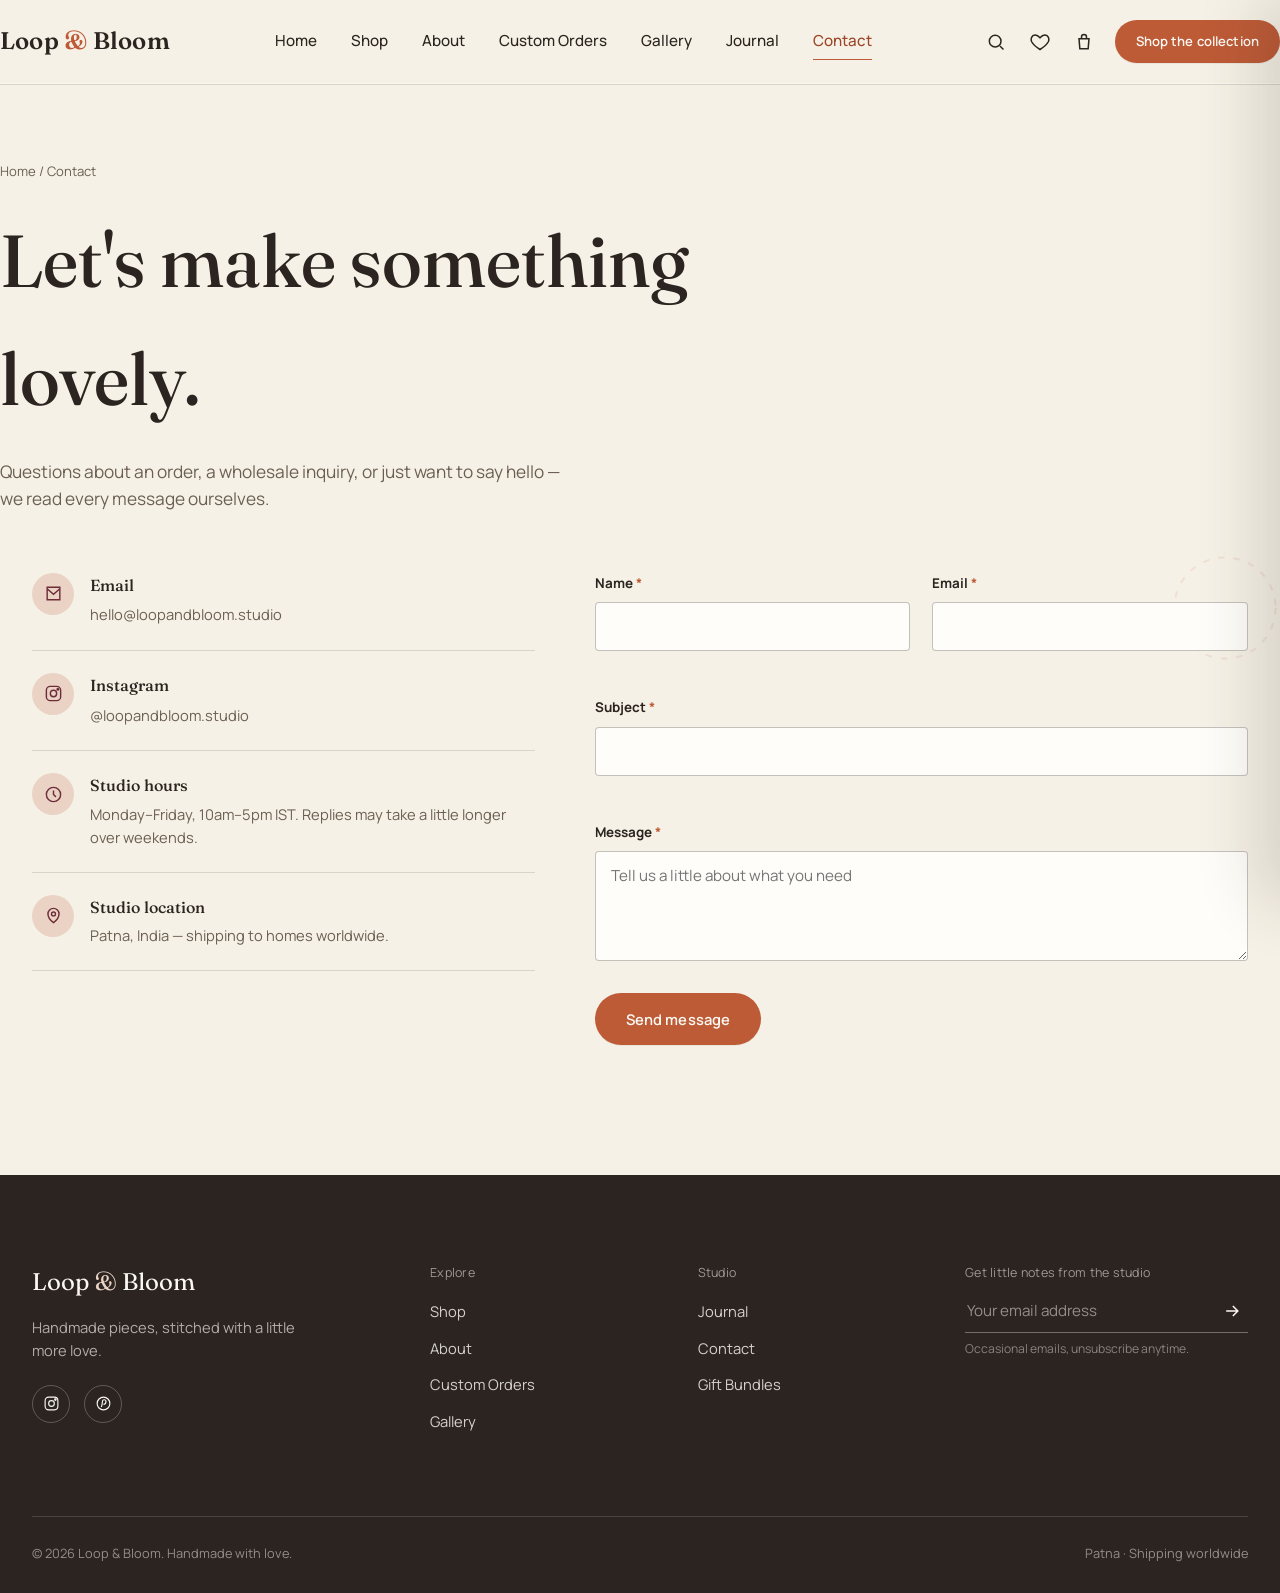
<file: contact.html>
<!DOCTYPE html>
<html lang="en">
<head>
<meta charset="UTF-8">
<meta name="viewport" content="width=device-width, initial-scale=1.0">
<title>Contact — Loop &amp; Bloom</title>
<meta name="description" content="Get in touch with the Loop & Bloom studio for questions, orders, or collaborations.">
<meta property="og:title" content="Contact — Loop & Bloom">
<meta property="og:type" content="website">
<link rel="icon" href="data:image/svg+xml,<svg xmlns=%22http://www.w3.org/2000/svg%22 viewBox=%220 0 100 100%22><text y=%22.9em%22 font-size=%2290%22>🧶</text></svg>">
<link rel="stylesheet" href="css/style.css">
</head>
<body>
<a href="#main" class="skip-link">Skip to content</a>

<header class="site-header" id="siteHeader">
  <div class="container nav-wrap">
    <a href="index.html" class="logo">Loop <span>&amp;</span> Bloom</a>
    <nav class="nav-links" aria-label="Primary">
      <a href="index.html">Home</a>
      <a href="shop.html">Shop</a>
      <a href="about.html">About</a>
      <a href="custom-orders.html">Custom Orders</a>
      <a href="gallery.html">Gallery</a>
      <a href="journal.html">Journal</a>
      <a href="contact.html">Contact</a>
    </nav>
    <div class="nav-actions">
      <button class="icon-btn" id="searchToggleBtn" aria-label="Toggle search">
        <svg viewBox="0 0 24 24" fill="none" stroke="currentColor" stroke-width="1.8"><circle cx="11" cy="11" r="7"/><path d="M21 21l-4.3-4.3"/></svg>
      </button>
      <a href="gallery.html" class="icon-btn" aria-label="Wishlist" style="position:relative;">
        <svg viewBox="0 0 24 24" fill="none" stroke="currentColor" stroke-width="1.8"><path d="M12 21s-7.5-4.6-10-9.3C.5 8 2 4 6 3.6c2.3-.2 4 1 6 3.4 2-2.4 3.7-3.6 6-3.4 4 .4 5.5 4.4 4 8.1-2.5 4.7-10 9.3-10 9.3z"/></svg>
        <span class="count-badge" data-wishlist-count>0</span>
      </a>
      <button class="icon-btn" id="cartToggleBtn" aria-label="Open cart" style="position:relative;">
        <svg viewBox="0 0 24 24" fill="none" stroke="currentColor" stroke-width="1.8"><path d="M6 8h12l-1 12H7L6 8z"/><path d="M9 8V6a3 3 0 016 0v2"/></svg>
        <span class="count-badge" data-cart-count>0</span>
      </button>
      <a href="shop.html" class="btn btn-primary btn-sm nav-cta">Shop the collection</a>
      <button class="hamburger" id="hamburgerBtn" aria-label="Open menu"><span></span><span></span><span></span></button>
    </div>
  </div>
  <div class="search-panel" id="searchPanel">
    <div class="container search-panel-inner">
      <svg width="20" height="20" viewBox="0 0 24 24" fill="none" stroke="currentColor" stroke-width="1.8"><circle cx="11" cy="11" r="7"/><path d="M21 21l-4.3-4.3"/></svg>
      <form id="searchForm" style="flex:1;">
        <input type="text" id="searchInput" placeholder="Search bouquets, plushies, keychains…" aria-label="Search products">
      </form>
    </div>
  </div>
</header>

<div class="mobile-nav" id="mobileNav">
  <div class="mobile-nav-top">
    <span class="logo">Loop <span>&amp;</span> Bloom</span>
    <button class="icon-btn" id="mobileNavClose" aria-label="Close menu">
      <svg viewBox="0 0 24 24" fill="none" stroke="currentColor" stroke-width="1.8"><path d="M6 6l12 12M18 6L6 18"/></svg>
    </button>
  </div>
  <ul class="mobile-nav-links">
    <li><a href="index.html">Home</a></li>
    <li><a href="shop.html">Shop</a></li>
    <li><a href="about.html">About</a></li>
    <li><a href="custom-orders.html">Custom Orders</a></li>
    <li><a href="gallery.html">Gallery</a></li>
    <li><a href="journal.html">Journal</a></li>
    <li><a href="contact.html">Contact</a></li>
  </ul>
  <div class="mobile-nav-foot">
    <a href="shop.html" class="btn btn-primary btn-block">Shop the collection</a>
  </div>
</div>

<div class="overlay" id="cartOverlay"></div>
<aside class="cart-drawer" id="cartDrawer" aria-label="Shopping cart">
  <div class="cart-head">
    <h3>Your bag</h3>
    <button class="icon-btn" id="cartCloseBtn" aria-label="Close cart">
      <svg viewBox="0 0 24 24" fill="none" stroke="currentColor" stroke-width="1.8"><path d="M6 6l12 12M18 6L6 18"/></svg>
    </button>
  </div>
  <div class="cart-items" id="cartItems"></div>
  <div class="cart-foot" id="cartFoot">
    <div class="cart-subtotal"><span>Subtotal</span><span id="cartSubtotal">$0.00</span></div>
    <a href="shop.html" class="btn btn-primary btn-block">Continue to checkout</a>
    <p style="text-align:center; margin-top:12px; font-size:0.78rem; color:var(--text-soft);">Shipping and any taxes calculated at checkout.</p>
  </div>
</aside>

<main id="main">
  <section class="page-hero container">
    <div class="breadcrumb"><a href="index.html">Home</a> / Contact</div>
    <h1 class="reveal">Let's make something lovely.</h1>
    <p class="reveal">Questions about an order, a wholesale inquiry, or just want to say hello — we read every message ourselves.</p>
  </section>

  <section class="container" style="padding-bottom:130px; position:relative;">
    <svg class="decorative-yarn-corner" style="top:-20px; right:0; width:110px;" viewBox="0 0 100 100"><circle cx="50" cy="50" r="46" fill="none" stroke="#EAD3C4" stroke-width="2" stroke-dasharray="6 8"/></svg>
    <div class="contact-grid">
      <div class="reveal">
        <div class="contact-info-item">
          <div class="contact-icon"><svg viewBox="0 0 24 24" fill="none" stroke="currentColor" stroke-width="1.8"><path d="M4 4h16v16H4z"/><path d="M4 6l8 7 8-7"/></svg></div>
          <div>
            <h4>Email</h4>
            <a href="mailto:hello@loopandbloom.studio">hello@loopandbloom.studio</a>
          </div>
        </div>
        <div class="contact-info-item">
          <div class="contact-icon"><svg viewBox="0 0 24 24" fill="none" stroke="currentColor" stroke-width="1.8"><rect x="3" y="3" width="18" height="18" rx="5"/><circle cx="12" cy="12" r="4"/><circle cx="17.5" cy="6.5" r="1"/></svg></div>
          <div>
            <h4>Instagram</h4>
            <a href="#">@loopandbloom.studio</a>
          </div>
        </div>
        <div class="contact-info-item">
          <div class="contact-icon"><svg viewBox="0 0 24 24" fill="none" stroke="currentColor" stroke-width="1.8"><circle cx="12" cy="12" r="9"/><path d="M12 7v5l3 3"/></svg></div>
          <div>
            <h4>Studio hours</h4>
            <p>Monday–Friday, 10am–5pm IST. Replies may take a little longer over weekends.</p>
          </div>
        </div>
        <div class="contact-info-item">
          <div class="contact-icon"><svg viewBox="0 0 24 24" fill="none" stroke="currentColor" stroke-width="1.8"><path d="M12 21s-7-5.3-7-11a7 7 0 1114 0c0 5.7-7 11-7 11z"/><circle cx="12" cy="10" r="2.5"/></svg></div>
          <div>
            <h4>Studio location</h4>
            <p>Patna, India — shipping to homes worldwide.</p>
          </div>
        </div>
      </div>

      <div class="reveal">
        <form id="contactForm" novalidate>
          <div class="form-grid">
            <div class="form-field">
              <label for="ctName">Name <span class="required">*</span></label>
              <input type="text" id="ctName" name="name" required>
              <span class="field-error"></span>
            </div>
            <div class="form-field">
              <label for="ctEmail">Email <span class="required">*</span></label>
              <input type="email" id="ctEmail" name="email" required>
              <span class="field-error"></span>
            </div>
            <div class="form-field full">
              <label for="ctSubject">Subject <span class="required">*</span></label>
              <input type="text" id="ctSubject" name="subject" required>
              <span class="field-error"></span>
            </div>
            <div class="form-field full">
              <label for="ctMessage">Message <span class="required">*</span></label>
              <textarea id="ctMessage" name="message" required placeholder="Tell us a little about what you need"></textarea>
              <span class="field-error"></span>
            </div>
          </div>
          <div class="form-submit-row">
            <button type="submit" class="btn btn-primary">Send message</button>
          </div>
        </form>

        <div class="form-success" id="contactSuccess">
          <svg viewBox="0 0 24 24" fill="none" stroke="currentColor" stroke-width="2"><path d="M20 6L9 17l-5-5"/></svg>
          <h3>Message sent.</h3>
          <p>Thank you for reaching out — we'll get back to you within 1–2 business days.</p>
        </div>
      </div>
    </div>
  </section>
</main>

<footer class="site-footer">
  <div class="container">
    <div class="footer-grid">
      <div>
        <div class="footer-logo">Loop <span>&amp;</span> Bloom</div>
        <p class="footer-tagline">Handmade pieces, stitched with a little more love.</p>
        <div class="footer-social" style="margin-top:22px;">
          <a href="#" aria-label="Loop & Bloom on Instagram"><svg viewBox="0 0 24 24" fill="none" stroke="currentColor" stroke-width="1.6"><rect x="3" y="3" width="18" height="18" rx="5"/><circle cx="12" cy="12" r="4"/><circle cx="17.5" cy="6.5" r="1"/></svg></a>
          <a href="#" aria-label="Loop & Bloom on Pinterest"><svg viewBox="0 0 24 24" fill="none" stroke="currentColor" stroke-width="1.6"><circle cx="12" cy="12" r="9"/><path d="M9 17c1-3 1.5-6 1.5-8a2.5 2.5 0 015 .3c0 2-1.5 4-3.5 4"/></svg></a>
        </div>
      </div>
      <div>
        <div class="footer-heading">Explore</div>
        <ul class="footer-links">
          <li><a href="shop.html">Shop</a></li>
          <li><a href="about.html">About</a></li>
          <li><a href="custom-orders.html">Custom Orders</a></li>
          <li><a href="gallery.html">Gallery</a></li>
        </ul>
      </div>
      <div>
        <div class="footer-heading">Studio</div>
        <ul class="footer-links">
          <li><a href="journal.html">Journal</a></li>
          <li><a href="contact.html">Contact</a></li>
          <li><a href="shop.html?category=Gifts">Gift Bundles</a></li>
        </ul>
      </div>
      <div>
        <div class="footer-heading">Get little notes from the studio</div>
        <form class="newsletter-form">
          <input type="email" placeholder="Your email address" aria-label="Email address">
          <button type="submit" aria-label="Subscribe"><svg viewBox="0 0 24 24" fill="none" stroke="currentColor" stroke-width="1.8"><path d="M5 12h14M13 6l6 6-6 6"/></svg></button>
        </form>
        <p class="footer-note">Occasional emails, unsubscribe anytime.</p>
      </div>
    </div>
    <div class="footer-bottom">
      <span>© <span data-year></span> Loop &amp; Bloom. Handmade with love.</span>
      <span>Patna · Shipping worldwide</span>
    </div>
  </div>
</footer>

<script src="js/data.js"></script>
<script src="js/main.js"></script>
<script src="js/forms.js"></script>
</body>
</html>
</file>
<file: css/style.css>
/* =====================================================
   LOOP & BLOOM — stylesheet
   Warm editorial crochet brand. Fraunces + Manrope + Caveat.
   ===================================================== */

@import url('https://fonts.googleapis.com/css2?family=Fraunces:ital,opsz,wght@0,9..144,300;0,9..144,400;0,9..144,500;0,9..144,600;0,9..144,700;1,9..144,400;1,9..144,500&family=Manrope:wght@400;500;600;700;800&family=Caveat:wght@500;600&display=swap');

:root {
  /* --- color tokens --- */
  --cream:      #F6F1E6;
  --ivory:      #FBF8F2;
  --blush:      #EAD3C4;
  --terracotta: #BE5B37;
  --terracotta-dark: #9C4527;
  --berry:      #6E2C3B;
  --berry-dark: #531F2C;
  --sage:       #7C8967;
  --sage-dark:  #5F6B4C;
  --brown:      #4A3423;
  --charcoal:   #2B2420;
  --paper:      #FFFDF9;

  /* semantic */
  --bg: var(--cream);
  --text: var(--charcoal);
  --text-soft: #6b5f52;
  --line: rgba(43, 36, 32, 0.14);
  --line-strong: rgba(43, 36, 32, 0.28);

  --font-display: 'Fraunces', serif;
  --font-body: 'Manrope', sans-serif;
  --font-accent: 'Caveat', cursive;

  --container: 1320px;
  --radius-s: 4px;
  --radius-m: 10px;
  --ease: cubic-bezier(.22,.61,.36,1);
}

* { box-sizing: border-box; }
html { scroll-behavior: smooth; }

@media (prefers-reduced-motion: reduce) {
  html { scroll-behavior: auto; }
  * { animation-duration: 0.001ms !important; animation-iteration-count: 1 !important; transition-duration: 0.001ms !important; scroll-behavior: auto !important; }
}

body {
  margin: 0;
  background: var(--bg);
  color: var(--text);
  font-family: var(--font-body);
  font-size: 16px;
  line-height: 1.6;
  -webkit-font-smoothing: antialiased;
  overflow-x: hidden;
}

img { max-width: 100%; display: block; }
a { color: inherit; text-decoration: none; }
button { font-family: inherit; cursor: pointer; }
ul { list-style: none; margin: 0; padding: 0; }
h1, h2, h3, h4 { font-family: var(--font-display); font-weight: 500; margin: 0; color: var(--charcoal); }
p { margin: 0; }

:focus-visible {
  outline: 2px solid var(--terracotta);
  outline-offset: 3px;
}

.container {
  width: 100%;
  max-width: var(--container);
  margin: 0 auto;
  padding: 0 32px;
}

@media (max-width: 640px) {
  .container { padding: 0 20px; }
}
@media (max-width: 380px) {
  .container { padding: 0 16px; }
}

.accent-script {
  font-family: var(--font-accent);
  color: var(--terracotta);
  font-size: 1.4em;
  font-weight: 600;
}

.visually-hidden {
  position: absolute; width: 1px; height: 1px;
  padding: 0; margin: -1px; overflow: hidden;
  clip: rect(0,0,0,0); white-space: nowrap; border: 0;
}

.skip-link {
  position: absolute; left: 12px; top: -60px;
  background: var(--charcoal); color: var(--ivory);
  padding: 10px 18px; border-radius: var(--radius-s);
  z-index: 999; transition: top .2s var(--ease);
}
.skip-link:focus { top: 12px; }

/* =============== BUTTONS =============== */
.btn {
  display: inline-flex; align-items: center; justify-content: center;
  gap: 8px;
  font-family: var(--font-body);
  font-weight: 600;
  font-size: 0.92rem;
  letter-spacing: 0.01em;
  padding: 15px 30px;
  border-radius: 999px;
  border: 1px solid transparent;
  transition: transform .35s var(--ease), background .3s var(--ease), color .3s var(--ease), border-color .3s var(--ease), box-shadow .3s var(--ease);
  white-space: nowrap;
}
.btn-primary {
  background: var(--terracotta);
  color: var(--ivory);
  box-shadow: 0 1px 0 rgba(0,0,0,0.05);
}
.btn-primary:hover { background: var(--terracotta-dark); transform: translateY(-2px); }
.btn-secondary {
  background: transparent;
  color: var(--charcoal);
  border-color: var(--line-strong);
}
.btn-secondary:hover { border-color: var(--charcoal); background: rgba(43,36,32,0.04); transform: translateY(-2px); }
.btn-light {
  background: var(--ivory);
  color: var(--charcoal);
}
.btn-light:hover { background: #fff; transform: translateY(-2px); }
.btn-berry { background: var(--berry); color: var(--ivory); }
.btn-berry:hover { background: var(--berry-dark); transform: translateY(-2px); }
.btn-block { width: 100%; }
.btn-sm { padding: 10px 20px; font-size: 0.82rem; }
.btn:disabled { opacity: 0.5; cursor: not-allowed; transform: none !important; }

.link-underline {
  position: relative;
  padding-bottom: 2px;
  background-image: linear-gradient(currentColor, currentColor);
  background-position: 0 100%;
  background-repeat: no-repeat;
  background-size: 0% 1px;
  transition: background-size .4s var(--ease);
}
.link-underline:hover { background-size: 100% 1px; }

/* =============== HEADER / NAV =============== */
.site-header {
  position: sticky; top: 0; z-index: 500;
  background: rgba(246, 241, 230, 0.88);
  backdrop-filter: blur(10px);
  border-bottom: 1px solid var(--line);
  transition: box-shadow .3s var(--ease);
}
.site-header.is-scrolled { box-shadow: 0 6px 24px rgba(43,36,32,0.06); }

.nav-wrap {
  display: flex; align-items: center; justify-content: space-between;
  padding: 20px 0;
  gap: 24px;
}

.logo {
  font-family: var(--font-display);
  font-size: 1.5rem;
  letter-spacing: 0.01em;
  font-weight: 600;
  white-space: nowrap;
}
.logo span { color: var(--terracotta); }

.nav-links {
  display: flex;
  gap: 34px;
  align-items: center;
}
.nav-links a {
  font-size: 0.95rem;
  font-weight: 500;
  color: var(--charcoal);
  position: relative;
  padding: 4px 0;
}
.nav-links a::after {
  content: ""; position: absolute; left: 0; bottom: -2px;
  height: 1px; width: 0; background: var(--terracotta);
  transition: width .3s var(--ease);
}
.nav-links a:hover::after, .nav-links a.active::after { width: 100%; }
.nav-links a.active { color: var(--terracotta-dark); }

.nav-actions {
  display: flex; align-items: center; gap: 6px;
}
.icon-btn {
  background: none; border: none; padding: 9px;
  display: flex; align-items: center; justify-content: center;
  border-radius: 50%;
  color: var(--charcoal);
  position: relative;
  transition: background .25s var(--ease), transform .25s var(--ease);
}
.icon-btn:hover { background: rgba(43,36,32,0.06); transform: translateY(-1px); }
.icon-btn svg { width: 20px; height: 20px; }
.count-badge {
  position: absolute; top: 0px; right: 0px;
  background: var(--terracotta); color: var(--ivory);
  font-size: 0.62rem; font-weight: 700;
  min-width: 16px; height: 16px; border-radius: 50%;
  display: flex; align-items: center; justify-content: center;
  line-height: 1; padding: 0 3px;
  transform: scale(0);
  transition: transform .3s var(--ease);
}
.count-badge.show { transform: scale(1); }

.nav-cta { margin-left: 6px; }

.hamburger {
  display: none;
  flex-shrink: 0;
  background: none; border: none;
  width: 40px; height: 40px;
  position: relative;
}
.hamburger span {
  position: absolute; left: 9px; right: 9px; height: 2px;
  background: var(--charcoal); border-radius: 2px;
  transition: transform .3s var(--ease), opacity .3s var(--ease), top .3s var(--ease);
}
.hamburger span:nth-child(1) { top: 14px; }
.hamburger span:nth-child(2) { top: 20px; }
.hamburger span:nth-child(3) { top: 26px; }
.hamburger.is-open span:nth-child(1) { top: 20px; transform: rotate(45deg); }
.hamburger.is-open span:nth-child(2) { opacity: 0; }
.hamburger.is-open span:nth-child(3) { top: 20px; transform: rotate(-45deg); }

/* --- responsive header: full nav on laptop/desktop (1024px+), hamburger on tablet & mobile --- */
@media (max-width: 1023px) {
  .nav-links { display: none; }
  .nav-cta { display: none; }
  .hamburger { display: block; }
  .nav-wrap { gap: 12px; }
  .nav-actions { gap: 2px; }
}
@media (max-width: 400px) {
  .logo { font-size: 1.25rem; }
  .nav-actions { gap: 0; }
  .icon-btn { padding: 7px; }
}

.search-panel {
  max-height: 0; overflow: hidden;
  border-bottom: 1px solid transparent;
  transition: max-height .4s var(--ease), border-color .4s var(--ease);
  background: var(--ivory);
}
.search-panel.is-open { max-height: 110px; border-color: var(--line); }
.search-panel-inner {
  display: flex; align-items: center; gap: 14px;
  padding: 22px 0;
}
.search-panel input {
  flex: 1; border: none; background: transparent;
  font-family: var(--font-display); font-size: 1.4rem;
  color: var(--charcoal); outline: none;
}
.search-panel input::placeholder { color: var(--text-soft); }
@media (max-width: 640px) {
  .search-panel input { font-size: 1.1rem; }
  .search-panel-inner { padding: 16px 0; gap: 10px; }
}

@media (pointer: coarse) {
  .icon-btn { padding: 11px; }
}

/* Mobile nav drawer */
.mobile-nav {
  position: fixed; inset: 0; z-index: 600;
  background: var(--ivory);
  transform: translateX(100%);
  transition: transform .45s var(--ease);
  display: flex; flex-direction: column;
  overflow-y: auto;
}
.mobile-nav.is-open { transform: translateX(0); }
.mobile-nav-top {
  display: flex; justify-content: space-between; align-items: center;
  padding: 20px; border-bottom: 1px solid var(--line);
}
.mobile-nav-links { padding: 20px; display: flex; flex-direction: column; }
.mobile-nav-links a {
  font-family: var(--font-display);
  font-size: 1.7rem;
  padding: 14px 0;
  border-bottom: 1px solid var(--line);
  opacity: 0; transform: translateY(14px);
  transition: opacity .4s var(--ease), transform .4s var(--ease);
}
.mobile-nav.is-open .mobile-nav-links a { opacity: 1; transform: translateY(0); }
.mobile-nav-links a:nth-child(1){transition-delay:.05s}
.mobile-nav-links a:nth-child(2){transition-delay:.10s}
.mobile-nav-links a:nth-child(3){transition-delay:.15s}
.mobile-nav-links a:nth-child(4){transition-delay:.20s}
.mobile-nav-links a:nth-child(5){transition-delay:.25s}
.mobile-nav-links a:nth-child(6){transition-delay:.30s}
.mobile-nav-links a:nth-child(7){transition-delay:.35s}
.mobile-nav-foot { margin-top: auto; padding: 24px 20px; border-top: 1px solid var(--line); }
.mobile-nav-foot .btn { width: 100%; margin-bottom: 12px; }

/* =============== CART DRAWER =============== */
.overlay {
  position: fixed; inset: 0; background: rgba(43,36,32,0.4);
  opacity: 0; pointer-events: none; transition: opacity .35s var(--ease);
  z-index: 700;
}
.overlay.is-open { opacity: 1; pointer-events: auto; }

.cart-drawer {
  position: fixed; top: 0; right: 0; bottom: 0; width: min(420px, 92vw);
  background: var(--paper); z-index: 800;
  transform: translateX(100%);
  transition: transform .45s var(--ease);
  display: flex; flex-direction: column;
  box-shadow: -20px 0 60px rgba(43,36,32,0.16);
}
.cart-drawer.is-open { transform: translateX(0); }
.cart-head {
  display: flex; align-items: center; justify-content: space-between;
  padding: 22px 24px; border-bottom: 1px solid var(--line);
}
.cart-head h3 { font-size: 1.3rem; }
.cart-items { flex: 1; overflow-y: auto; padding: 10px 24px; }
.cart-item { display: flex; gap: 14px; padding: 18px 0; border-bottom: 1px solid var(--line); }
.cart-item img { width: 76px; height: 76px; object-fit: cover; border-radius: var(--radius-m); flex-shrink: 0; }
.cart-item-info { flex: 1; display: flex; flex-direction: column; gap: 4px; }
.cart-item-info .name { font-family: var(--font-display); font-size: 1rem; }
.cart-item-info .meta { font-size: 0.82rem; color: var(--text-soft); }
.qty-row { display: flex; align-items: center; gap: 10px; margin-top: 4px; }
.qty-btn {
  width: 24px; height: 24px; border-radius: 50%; border: 1px solid var(--line-strong);
  background: none; display: flex; align-items: center; justify-content: center; font-size: 0.9rem;
  transition: background .2s var(--ease);
}
.qty-btn:hover { background: rgba(43,36,32,0.06); }
.remove-btn { font-size: 0.78rem; color: var(--text-soft); text-decoration: underline; margin-top: 6px; align-self: flex-start; }
.cart-empty { padding: 60px 20px; text-align: center; color: var(--text-soft); }
.cart-foot { padding: 22px 24px; border-top: 1px solid var(--line); }
.cart-subtotal { display: flex; justify-content: space-between; font-family: var(--font-display); font-size: 1.15rem; margin-bottom: 16px; }

/* toast */
.toast {
  position: fixed; bottom: 26px; left: 50%; transform: translateX(-50%) translateY(20px);
  background: var(--charcoal); color: var(--ivory);
  padding: 14px 22px; border-radius: 999px; font-size: 0.88rem; font-weight: 500;
  z-index: 900; opacity: 0; pointer-events: none;
  transition: opacity .35s var(--ease), transform .35s var(--ease);
  display: flex; align-items: center; gap: 10px;
}
.toast.show { opacity: 1; transform: translateX(-50%) translateY(0); }

/* =============== REVEAL / SCROLL ANIMATIONS =============== */
.reveal {
  opacity: 0; transform: translateY(28px);
  transition: opacity .8s var(--ease), transform .8s var(--ease);
}
.reveal.in-view { opacity: 1; transform: translateY(0); }
.reveal-mask { overflow: hidden; }
.reveal-mask > * {
  transform: translateY(100%);
  transition: transform .9s var(--ease);
}
.reveal-mask.in-view > * { transform: translateY(0); }

.stagger > * { opacity: 0; transform: translateY(20px); transition: opacity .7s var(--ease), transform .7s var(--ease); }
.stagger.in-view > *:nth-child(1) { transition-delay: .02s; }
.stagger.in-view > *:nth-child(2) { transition-delay: .09s; }
.stagger.in-view > *:nth-child(3) { transition-delay: .16s; }
.stagger.in-view > *:nth-child(4) { transition-delay: .23s; }
.stagger.in-view > *:nth-child(5) { transition-delay: .30s; }
.stagger.in-view > *:nth-child(6) { transition-delay: .37s; }
.stagger.in-view > * { opacity: 1; transform: translateY(0); }

/* custom cursor (desktop only) */
.cursor-dot {
  position: fixed; top: 0; left: 0; width: 10px; height: 10px;
  border-radius: 50%; background: var(--terracotta);
  pointer-events: none; z-index: 9999; mix-blend-mode: multiply;
  transform: translate(-50%, -50%);
  transition: transform .15s var(--ease), width .25s var(--ease), height .25s var(--ease), opacity .25s var(--ease);
  opacity: 0;
}
.cursor-dot.active { opacity: 1; }
.cursor-dot.grow { width: 46px; height: 46px; background: rgba(190,91,55,0.18); }

/* =============== HERO (home) =============== */
.hero {
  position: relative;
  min-height: 92vh;
  display: flex; align-items: flex-end;
  overflow: hidden;
  background: var(--charcoal);
}
.hero-media {
  position: absolute; inset: 0;
}
.hero-media img {
  width: 100%; height: 100%; object-fit: cover;
  transform: scale(1.08);
  animation: heroZoom 12s var(--ease) forwards;
}
@keyframes heroZoom { to { transform: scale(1); } }
.hero-media::after {
  content: "";
  position: absolute; inset: 0;
  background: linear-gradient(180deg, rgba(43,36,32,0.15) 0%, rgba(43,36,32,0.15) 40%, rgba(43,36,32,0.82) 100%);
}
.hero-content {
  position: relative; z-index: 2;
  width: 100%;
  padding: 0 0 72px;
  color: var(--ivory);
}
.hero-eyebrow-line {
  display: flex; align-items: center; gap: 12px;
  margin-bottom: 22px;
  font-size: 0.92rem; color: var(--blush);
}
.hero-eyebrow-line svg { width: 20px; height: 20px; }
.hero h1 {
  font-size: clamp(3rem, 8vw, 6.4rem);
  line-height: 0.98;
  color: var(--ivory);
  font-weight: 500;
  max-width: 16ch;
}
.hero h1 .line { display: block; overflow: hidden; }
.hero h1 .line span { display: block; }
.hero-sub {
  max-width: 460px;
  margin: 26px 0 38px;
  font-size: 1.08rem;
  color: rgba(251,248,242,0.86);
}
.hero-actions { display: flex; gap: 16px; flex-wrap: wrap; }
.hero-scroll-cue {
  position: absolute; right: 32px; bottom: 34px; z-index: 2;
  color: var(--ivory); display: flex; flex-direction: column; align-items: center; gap: 10px;
  font-size: 0.78rem; letter-spacing: 0.06em;
}
.hero-scroll-cue .line-anim {
  width: 1px; height: 44px; background: rgba(251,248,242,0.4); position: relative; overflow: hidden;
}
.hero-scroll-cue .line-anim::after {
  content: ""; position: absolute; top: -100%; left: 0; right: 0; height: 100%;
  background: var(--ivory); animation: scrollLine 2s ease-in-out infinite;
}
@keyframes scrollLine { to { top: 100%; } }

.floating-yarn {
  position: absolute; z-index: 2; pointer-events: none; opacity: 0.55;
}

@media (max-width: 780px) {
  .hero { min-height: 100vh; align-items: flex-end; }
  .hero-content { padding-bottom: 56px; }
  .hero-scroll-cue { display: none; }
}

/* =============== SECTION SCAFFOLDING =============== */
.section { padding: 128px 0; position: relative; }
.section-tight { padding: 90px 0; }
@media (max-width: 980px) {
  .section { padding: 100px 0; }
}
@media (max-width: 780px) {
  .section { padding: 76px 0; }
  .section-tight { padding: 56px 0; }
}
@media (max-width: 480px) {
  .section { padding: 60px 0; }
  .section-tight { padding: 46px 0; }
  .section-head { margin-bottom: 38px; }
}

.section-head { max-width: 640px; margin-bottom: 56px; }
.section-head h2 { font-size: clamp(2.1rem, 4vw, 3.1rem); line-height: 1.08; }
.section-head p { margin-top: 18px; color: var(--text-soft); font-size: 1.05rem; }
.section-head.center { margin-left: auto; margin-right: auto; text-align: center; }

.section-cream { background: var(--cream); }
.section-ivory { background: var(--ivory); }
.section-charcoal { background: var(--charcoal); color: var(--ivory); }
.section-charcoal h2, .section-charcoal h3 { color: var(--ivory); }
.section-berry { background: var(--berry); color: var(--ivory); }
.section-berry h2, .section-berry h3 { color: var(--ivory); }

/* =============== BRAND STATEMENT SPLIT =============== */
.split {
  display: grid; grid-template-columns: 1fr 1fr; gap: 72px; align-items: center;
}
.split-reverse { grid-template-columns: 1fr 1fr; }
.split-reverse .split-media { order: 2; }
.split-media { position: relative; border-radius: var(--radius-m); overflow: hidden; }
.split-media img { width: 100%; height: 100%; object-fit: cover; transition: transform 1s var(--ease); }
.split-media:hover img { transform: scale(1.04); }
.split-text h2 { font-size: clamp(2.2rem, 4vw, 3.4rem); line-height: 1.12; }
.split-text p { margin-top: 24px; color: var(--text-soft); font-size: 1.08rem; max-width: 48ch; }
.split-text .btn { margin-top: 30px; }

@media (max-width: 900px) {
  .split, .split-reverse { grid-template-columns: 1fr; gap: 36px; }
  .split-reverse .split-media { order: 0; }
}

/* =============== PRODUCT CARDS =============== */
.product-grid {
  display: grid; grid-template-columns: repeat(3, 1fr); gap: 34px 28px;
}
.product-grid.cols-4 { grid-template-columns: repeat(4, 1fr); }
@media (max-width: 1080px) { .product-grid, .product-grid.cols-4 { grid-template-columns: repeat(2, 1fr); } }
@media (max-width: 560px) { .product-grid, .product-grid.cols-4 { grid-template-columns: 1fr; gap: 30px; } }

.product-card {
  display: block; position: relative;
}
.product-media {
  position: relative; border-radius: var(--radius-m); overflow: hidden;
  aspect-ratio: 4/5; background: var(--blush);
  transition: transform .5s var(--ease), box-shadow .5s var(--ease);
}
.product-card:hover .product-media { transform: translateY(-6px); box-shadow: 0 26px 46px rgba(43,36,32,0.18); }
.product-media img {
  position: absolute; inset: 0; width: 100%; height: 100%; object-fit: cover;
  transition: opacity .6s var(--ease), transform .8s var(--ease);
}
.product-media img.img-b { opacity: 0; }
.product-card:hover .product-media img.img-a { opacity: 0; transform: scale(1.05); }
.product-card:hover .product-media img.img-b { opacity: 1; transform: scale(1.05); }

.wishlist-btn {
  position: absolute; top: 12px; right: 12px; z-index: 3;
  width: 38px; height: 38px; border-radius: 50%;
  background: rgba(251,248,242,0.9); backdrop-filter: blur(4px);
  border: none; display: flex; align-items: center; justify-content: center;
  transition: transform .3s var(--ease), background .3s var(--ease);
}
.wishlist-btn:hover { transform: scale(1.08); }
.wishlist-btn svg { width: 18px; height: 18px; stroke: var(--charcoal); fill: none; transition: fill .25s var(--ease), stroke .25s var(--ease); }
.wishlist-btn.active svg { fill: var(--terracotta); stroke: var(--terracotta); }

.quick-add {
  position: absolute; left: 12px; right: 12px; bottom: 12px; z-index: 3;
  opacity: 0; transform: translateY(10px);
  transition: opacity .35s var(--ease), transform .35s var(--ease);
}
.product-card:hover .quick-add { opacity: 1; transform: translateY(0); }
.quick-add button {
  width: 100%; border: none; background: var(--ivory); color: var(--charcoal);
  padding: 12px; border-radius: 999px; font-weight: 600; font-size: 0.85rem;
  display: flex; align-items: center; justify-content: center; gap: 8px;
  box-shadow: 0 8px 20px rgba(43,36,32,0.18);
  transition: background .25s var(--ease);
}
.quick-add button:hover { background: var(--terracotta); color: var(--ivory); }

.product-info { padding-top: 16px; }
.product-cat { font-size: 0.76rem; color: var(--terracotta-dark); font-weight: 600; }
.product-name { font-family: var(--font-display); font-size: 1.18rem; margin-top: 4px; }
.product-desc { font-size: 0.88rem; color: var(--text-soft); margin-top: 4px; }
.product-price-row { display: flex; align-items: center; justify-content: space-between; margin-top: 10px; }
.product-price { font-weight: 700; font-family: var(--font-display); font-size: 1.05rem; }
.add-cart-inline {
  border: 1px solid var(--line-strong); background: none; border-radius: 999px;
  padding: 7px 16px; font-size: 0.78rem; font-weight: 600;
  transition: background .25s var(--ease), color .25s var(--ease), border-color .25s var(--ease);
}
.add-cart-inline:hover { background: var(--charcoal); color: var(--ivory); border-color: var(--charcoal); }

/* =============== THE CRAFT (process steps) =============== */
.craft-steps {
  display: grid; grid-template-columns: repeat(4, 1fr); gap: 26px;
}
@media (max-width: 980px) { .craft-steps { grid-template-columns: repeat(2, 1fr); } }
@media (max-width: 560px) { .craft-steps { grid-template-columns: 1fr; } }

.craft-step { position: relative; }
.craft-step-media { border-radius: var(--radius-m); overflow: hidden; aspect-ratio: 3/4; margin-bottom: 20px; }
.craft-step-media img { width: 100%; height: 100%; object-fit: cover; transition: transform .8s var(--ease); }
.craft-step:hover .craft-step-media img { transform: scale(1.06); }
.craft-step-num { font-family: var(--font-display); font-size: 0.95rem; color: var(--terracotta); margin-bottom: 8px; }
.craft-step h3 { font-size: 1.2rem; }
.craft-step p { color: var(--text-soft); margin-top: 8px; font-size: 0.92rem; }

/* =============== CUSTOM CTA (immersive) =============== */
.cta-immersive {
  position: relative; border-radius: 22px; overflow: hidden;
  min-height: 480px; display: flex; align-items: center;
}
.cta-immersive img { position: absolute; inset: 0; width: 100%; height: 100%; object-fit: cover; }
.cta-immersive::before {
  content: ""; position: absolute; inset: 0;
  background: linear-gradient(100deg, rgba(43,36,32,0.82) 20%, rgba(43,36,32,0.25) 75%);
}
.cta-immersive-content { position: relative; z-index: 2; color: var(--ivory); padding: 60px; max-width: 560px; }
.cta-immersive-content h2 { color: var(--ivory); font-size: clamp(2rem, 4vw, 2.9rem); }
.cta-immersive-content p { margin-top: 18px; color: rgba(251,248,242,0.85); font-size: 1.05rem; }
.cta-immersive-content .btn { margin-top: 28px; }
@media (max-width: 700px) { .cta-immersive-content { padding: 40px 28px; } }

/* =============== TESTIMONIALS =============== */
.testimonial-row {
  display: grid; grid-template-columns: repeat(2, 1fr); gap: 30px;
}
@media (max-width: 780px) { .testimonial-row { grid-template-columns: 1fr; } }
.testimonial-card {
  background: var(--ivory); border-radius: var(--radius-m);
  padding: 38px; border: 1px solid var(--line);
}
.testimonial-quote { font-family: var(--font-display); font-size: 1.35rem; line-height: 1.4; font-style: italic; }
.testimonial-meta { margin-top: 22px; display: flex; align-items: center; gap: 12px; }
.testimonial-avatar {
  width: 40px; height: 40px; border-radius: 50%;
  background: var(--blush); display: flex; align-items: center; justify-content: center;
  font-family: var(--font-display); color: var(--berry); font-weight: 600;
}
.testimonial-name { font-weight: 700; font-size: 0.92rem; }
.testimonial-loc { font-size: 0.82rem; color: var(--text-soft); }
.testimonial-note { margin-top: 20px; font-size: 0.8rem; color: var(--text-soft); }

/* =============== INSTAGRAM MASONRY =============== */
.insta-grid {
  columns: 4 220px; column-gap: 20px;
}
@media (max-width: 900px) { .insta-grid { columns: 2 220px; } }
@media (max-width: 420px) { .insta-grid { columns: 1; column-gap: 0; } }
.insta-item {
  break-inside: avoid; margin-bottom: 20px; position: relative;
  border-radius: var(--radius-m); overflow: hidden; cursor: pointer;
}
.insta-item img { width: 100%; display: block; transition: transform .7s var(--ease); }
.insta-item:hover img { transform: scale(1.08); }
.insta-overlay {
  position: absolute; inset: 0; background: rgba(43,36,32,0.5);
  opacity: 0; transition: opacity .35s var(--ease);
  display: flex; flex-direction: column; align-items: center; justify-content: center; gap: 10px;
  color: var(--ivory); text-align: center; padding: 16px;
}
.insta-item:hover .insta-overlay { opacity: 1; }
.insta-overlay svg { width: 26px; height: 26px; }
.insta-overlay span { font-size: 0.85rem; }

/* =============== FINAL CTA BAND =============== */
.final-cta {
  text-align: center; padding: 130px 0;
}
.final-cta h2 { font-size: clamp(2.2rem, 5vw, 3.6rem); max-width: 16ch; margin: 0 auto 34px; }

/* =============== FOOTER =============== */
.site-footer { background: var(--charcoal); color: var(--ivory); padding: 88px 0 30px; }
.footer-grid {
  display: grid; grid-template-columns: 1.6fr 1fr 1fr 1.3fr; gap: 50px;
}
@media (max-width: 900px) { .footer-grid { grid-template-columns: 1fr 1fr; row-gap: 40px; } }
@media (max-width: 560px) { .footer-grid { grid-template-columns: 1fr; } }
.footer-logo { font-family: var(--font-display); font-size: 1.5rem; color: var(--ivory); }
.footer-logo span { color: var(--blush); }
.footer-tagline { margin-top: 14px; color: rgba(251,248,242,0.65); max-width: 30ch; font-size: 0.92rem; }
.footer-heading { font-size: 0.78rem; text-transform: none; color: rgba(251,248,242,0.55); margin-bottom: 16px; letter-spacing: 0.02em; }
.footer-links li { margin-bottom: 11px; }
.footer-links a { color: rgba(251,248,242,0.82); font-size: 0.92rem; transition: color .2s var(--ease); }
.footer-links a:hover { color: var(--blush); }
.footer-social { display: flex; gap: 14px; margin-top: 4px; }
.footer-social a {
  width: 38px; height: 38px; border-radius: 50%; border: 1px solid rgba(251,248,242,0.25);
  display: flex; align-items: center; justify-content: center;
  transition: background .25s var(--ease), border-color .25s var(--ease);
}
.footer-social a:hover { background: rgba(251,248,242,0.1); border-color: rgba(251,248,242,0.5); }
.footer-social svg { width: 17px; height: 17px; }
.newsletter-form { display: flex; margin-top: 14px; border-bottom: 1px solid rgba(251,248,242,0.35); padding-bottom: 10px; }
.newsletter-form input {
  flex: 1; background: none; border: none; color: var(--ivory);
  font-family: var(--font-body); font-size: 0.95rem; outline: none;
}
.newsletter-form input::placeholder { color: rgba(251,248,242,0.5); }
.newsletter-form button { background: none; border: none; color: var(--ivory); display: flex; align-items: center; }
.newsletter-form button svg { width: 20px; height: 20px; transition: transform .3s var(--ease); }
.newsletter-form button:hover svg { transform: translateX(4px); }
.footer-note { margin-top: 6px; font-size: 0.76rem; color: rgba(251,248,242,0.45); }
.footer-bottom {
  margin-top: 70px; padding-top: 26px; border-top: 1px solid rgba(251,248,242,0.15);
  display: flex; justify-content: space-between; flex-wrap: wrap; gap: 12px;
  font-size: 0.8rem; color: rgba(251,248,242,0.5);
}

/* =============== PAGE HERO (inner pages) =============== */
.page-hero {
  padding: 76px 0 60px;
  position: relative;
}
.page-hero h1 { font-size: clamp(2.6rem, 6vw, 4.6rem); max-width: 18ch; }
.page-hero p { margin-top: 20px; max-width: 52ch; color: var(--text-soft); font-size: 1.08rem; }
.page-hero-media {
  margin-top: 46px; border-radius: var(--radius-m); overflow: hidden; max-height: 460px;
}
.page-hero-media img { width: 100%; height: 100%; object-fit: cover; max-height: 460px; }

.breadcrumb { font-size: 0.82rem; color: var(--text-soft); margin-bottom: 20px; }
.breadcrumb a:hover { color: var(--terracotta-dark); }

/* =============== SHOP PAGE =============== */
.shop-toolbar {
  display: flex; align-items: center; justify-content: space-between; flex-wrap: wrap; gap: 18px;
  padding: 20px 0; border-top: 1px solid var(--line); border-bottom: 1px solid var(--line);
  margin-bottom: 42px; position: sticky; top: 81px; background: var(--cream); z-index: 50;
}
@media (max-width: 1023px) { .shop-toolbar { top: 0; position: static; } }
@media (max-width: 560px) {
  .shop-toolbar { gap: 14px; padding: 16px 0; margin-bottom: 30px; }
  .toolbar-right { width: 100%; justify-content: space-between; }
  .toolbar-right .select-wrap, .toolbar-right select { flex: 1; }
  .filter-toggle-btn { flex-shrink: 0; }
}
.category-scroll { display: flex; gap: 10px; overflow-x: auto; scrollbar-width: none; padding-bottom: 2px; }
.category-scroll::-webkit-scrollbar { display: none; }
.chip {
  flex-shrink: 0; padding: 9px 18px; border-radius: 999px; border: 1px solid var(--line-strong);
  font-size: 0.85rem; font-weight: 600; background: transparent;
  transition: background .25s var(--ease), color .25s var(--ease), border-color .25s var(--ease);
}
.chip:hover { border-color: var(--charcoal); }
.chip.active { background: var(--charcoal); color: var(--ivory); border-color: var(--charcoal); }

.toolbar-right { display: flex; align-items: center; gap: 14px; }
.select-wrap { position: relative; }
.select-wrap select {
  appearance: none; background: var(--ivory); border: 1px solid var(--line-strong);
  border-radius: 999px; padding: 9px 34px 9px 16px; font-size: 0.85rem; font-family: inherit; color: var(--charcoal);
}
.select-wrap::after {
  content: "⌄"; position: absolute; right: 14px; top: 50%; transform: translateY(-55%);
  pointer-events: none; color: var(--text-soft);
}
.filter-toggle-btn {
  display: flex; align-items: center; gap: 8px;
  background: var(--ivory); border: 1px solid var(--line-strong); border-radius: 999px;
  padding: 9px 18px; font-size: 0.85rem; font-weight: 600;
}
.filter-toggle-btn svg { width: 15px; height: 15px; }

.filter-panel {
  max-height: 0; overflow: hidden; transition: max-height .4s var(--ease);
  margin-bottom: 0;
}
.filter-panel.is-open { max-height: 220px; margin-bottom: 30px; }
.filter-panel-inner {
  display: flex; gap: 40px; flex-wrap: wrap;
  padding: 26px; background: var(--ivory); border-radius: var(--radius-m); border: 1px solid var(--line);
}
.filter-block { flex: 1; min-width: 200px; }
.filter-block label { font-size: 0.78rem; font-weight: 700; color: var(--text-soft); display: block; margin-bottom: 10px; }
.filter-block input[type="text"] { width: 100%; }
.price-range-row { display: flex; align-items: center; gap: 12px; }
.price-range-row input[type="range"] { flex: 1; min-width: 0; max-width: 220px; accent-color: var(--terracotta); }
@media (max-width: 560px) {
  .filter-panel-inner { padding: 20px; gap: 24px; }
  .filter-block { min-width: 100%; }
  .price-range-row input[type="range"] { max-width: none; }
}

.shop-results-count { font-size: 0.86rem; color: var(--text-soft); margin-bottom: 24px; }
.no-results { text-align: center; padding: 80px 20px; color: var(--text-soft); }

/* Quick view modal */
.modal-overlay {
  position: fixed; inset: 0; z-index: 900; background: rgba(43,36,32,0.55);
  display: flex; align-items: center; justify-content: center; padding: 24px;
  opacity: 0; pointer-events: none; transition: opacity .35s var(--ease);
}
.modal-overlay.is-open { opacity: 1; pointer-events: auto; }
.modal-box {
  background: var(--paper); border-radius: var(--radius-m); max-width: 820px; width: 100%;
  max-height: 88vh; overflow-y: auto;
  display: grid; grid-template-columns: 1fr 1fr;
  transform: translateY(30px) scale(0.98); transition: transform .4s var(--ease);
  position: relative;
}
.modal-overlay.is-open .modal-box { transform: translateY(0) scale(1); }
@media (max-width: 700px) { .modal-box { grid-template-columns: 1fr; } }
.modal-close {
  position: absolute; top: 14px; right: 14px; z-index: 5;
  width: 36px; height: 36px; border-radius: 50%; background: var(--ivory); border: none;
  display: flex; align-items: center; justify-content: center;
}
.modal-media { aspect-ratio: 1/1; overflow: hidden; }
.modal-media img { width: 100%; height: 100%; object-fit: cover; }
.modal-info { padding: 40px; display: flex; flex-direction: column; }
.modal-info .product-cat { margin-bottom: 6px; }
.modal-info h3 { font-size: 1.5rem; }
.modal-info .price { font-family: var(--font-display); font-size: 1.2rem; margin: 12px 0 18px; }
.modal-info p.desc { color: var(--text-soft); font-size: 0.94rem; margin-bottom: 22px; }
.modal-info .btn { margin-top: auto; }

/* =============== PRODUCT DETAIL PAGE =============== */
.product-detail {
  display: grid; grid-template-columns: 1fr 1fr; gap: 64px;
}
@media (max-width: 900px) { .product-detail { grid-template-columns: 1fr; gap: 30px; } }

.pd-gallery-main {
  border-radius: var(--radius-m); overflow: hidden; aspect-ratio: 1/1; position: relative; cursor: zoom-in;
  background: var(--blush);
}
.pd-gallery-main img {
  width: 100%; height: 100%; object-fit: cover; transition: transform .5s var(--ease), opacity .4s var(--ease);
}
.pd-gallery-main.zoomed img { transform: scale(1.7); }
.pd-thumbs { display: flex; gap: 12px; margin-top: 14px; }
.pd-thumb {
  width: 84px; height: 84px; border-radius: var(--radius-s); overflow: hidden; border: 2px solid transparent; opacity: 0.6;
  transition: opacity .25s var(--ease), border-color .25s var(--ease);
}
.pd-thumb.active { opacity: 1; border-color: var(--terracotta); }
.pd-thumb img { width: 100%; height: 100%; object-fit: cover; }

.pd-info .badges { display: flex; gap: 10px; flex-wrap: wrap; margin: 18px 0 24px; }
.pd-badge {
  display: flex; align-items: center; gap: 7px;
  font-size: 0.8rem; font-weight: 600; color: var(--sage-dark);
  background: rgba(124,137,103,0.14); padding: 8px 14px; border-radius: 999px;
}
.pd-badge svg { width: 14px; height: 14px; }
.pd-info h1 { font-size: clamp(2rem, 3.4vw, 2.7rem); }
.pd-tagline { font-size: 1.05rem; color: var(--text-soft); margin-top: 10px; }
.pd-price { font-family: var(--font-display); font-size: 1.7rem; margin-top: 18px; }

.pd-option-block { margin-top: 28px; }
.pd-option-label { font-size: 0.82rem; font-weight: 700; margin-bottom: 10px; display: block; }
.color-options { display: flex; gap: 10px; flex-wrap: wrap; }
.color-swatch {
  padding: 9px 16px; border-radius: 999px; border: 1px solid var(--line-strong); font-size: 0.85rem;
  transition: all .25s var(--ease);
}
.color-swatch.active, .color-swatch:hover { border-color: var(--charcoal); background: var(--charcoal); color: var(--ivory); }

.qty-stepper { display: flex; align-items: center; gap: 16px; margin-top: 28px; }
.qty-stepper-box { display: flex; align-items: center; border: 1px solid var(--line-strong); border-radius: 999px; }
.qty-stepper-box button { width: 40px; height: 40px; background: none; border: none; font-size: 1.1rem; }
.qty-stepper-box span { min-width: 30px; text-align: center; font-weight: 600; }

.pd-actions { display: flex; gap: 12px; margin-top: 26px; flex-wrap: wrap; }
.pd-actions .btn { flex: 1; min-width: 160px; }
.pd-wishlist-btn { flex: 0 0 auto !important; min-width: 0 !important; width: 52px; padding: 0 !important; }
.pd-wishlist-btn svg { width: 20px; height: 20px; }
@media (max-width: 420px) {
  .pd-actions .btn { min-width: 100%; }
  .pd-wishlist-btn { min-width: 100% !important; width: 100%; height: 48px; }
}

.pd-accordion { margin-top: 44px; border-top: 1px solid var(--line); }
.acc-item { border-bottom: 1px solid var(--line); }
.acc-head {
  width: 100%; background: none; border: none; display: flex; justify-content: space-between; align-items: center;
  padding: 20px 0; font-family: var(--font-display); font-size: 1.05rem; text-align: left;
}
.acc-head svg { width: 16px; height: 16px; transition: transform .3s var(--ease); flex-shrink: 0; margin-left: 12px; }
.acc-item.open .acc-head svg { transform: rotate(45deg); }
.acc-body { max-height: 0; overflow: hidden; transition: max-height .4s var(--ease); }
.acc-item.open .acc-body { max-height: 300px; }
.acc-body-inner { padding-bottom: 22px; color: var(--text-soft); font-size: 0.94rem; line-height: 1.7; }

.related-heading { margin: 100px 0 34px; }

/* =============== ABOUT PAGE =============== */
.about-story p { color: var(--text-soft); font-size: 1.08rem; margin-bottom: 20px; max-width: 62ch; }
.about-story p:last-child { margin-bottom: 0; }

.timeline { position: relative; margin-top: 20px; }
.timeline::before {
  content: ""; position: absolute; left: 18px; top: 8px; bottom: 8px; width: 1px;
  background: var(--line-strong);
}
.timeline-item { position: relative; padding-left: 58px; margin-bottom: 56px; }
.timeline-item:last-child { margin-bottom: 0; }
.timeline-dot {
  position: absolute; left: 10px; top: 4px; width: 17px; height: 17px; border-radius: 50%;
  background: var(--cream); border: 2px solid var(--terracotta);
}
.timeline-item h3 { font-size: 1.35rem; }
.timeline-item .timeline-year { font-size: 0.82rem; color: var(--terracotta-dark); font-weight: 700; margin-bottom: 6px; display:block; }
.timeline-item p { color: var(--text-soft); margin-top: 10px; max-width: 58ch; }
.timeline-media { margin-top: 18px; border-radius: var(--radius-m); overflow: hidden; max-width: 420px; }
.timeline-media img { width: 100%; }

.value-grid { display: grid; grid-template-columns: repeat(3, 1fr); gap: 30px; }
@media (max-width: 780px) { .value-grid { grid-template-columns: 1fr; } }
.value-card { padding: 32px; background: var(--ivory); border-radius: var(--radius-m); border: 1px solid var(--line); }
.value-card h3 { font-size: 1.2rem; margin-bottom: 12px; }
.value-card p { color: var(--text-soft); font-size: 0.94rem; }

/* =============== CUSTOM ORDERS PAGE =============== */
.custom-examples { display: grid; grid-template-columns: repeat(4, 1fr); gap: 22px; }
@media (max-width: 980px) { .custom-examples { grid-template-columns: repeat(2, 1fr); } }
@media (max-width: 560px) { .custom-examples { grid-template-columns: 1fr; } }
.custom-example { border-radius: var(--radius-m); overflow: hidden; position: relative; aspect-ratio: 3/4; }
.custom-example img { width: 100%; height: 100%; object-fit: cover; transition: transform .6s var(--ease); }
.custom-example:hover img { transform: scale(1.08); }
.custom-example-label {
  position: absolute; left: 0; right: 0; bottom: 0; padding: 20px 16px 16px;
  background: linear-gradient(0deg, rgba(43,36,32,0.85), transparent);
  color: var(--ivory); font-family: var(--font-display); font-size: 1.02rem;
}

.process-steps { display: grid; grid-template-columns: repeat(4, 1fr); gap: 30px; counter-reset: step; }
@media (max-width: 980px) { .process-steps { grid-template-columns: repeat(2, 1fr); } }
@media (max-width: 560px) { .process-steps { grid-template-columns: 1fr; } }
.process-step { padding: 30px 26px; background: var(--ivory); border-radius: var(--radius-m); border: 1px solid var(--line); position: relative; }
.process-step-num { font-family: var(--font-display); font-size: 2.1rem; color: var(--blush); margin-bottom: 14px; }
.process-step h3 { font-size: 1.1rem; margin-bottom: 8px; }
.process-step p { font-size: 0.9rem; color: var(--text-soft); }

/* forms */
.form-grid { display: grid; grid-template-columns: 1fr 1fr; gap: 22px; }
@media (max-width: 700px) { .form-grid { grid-template-columns: 1fr; } }
.form-field { display: flex; flex-direction: column; gap: 8px; }
.form-field.full { grid-column: 1 / -1; }
.form-field label { font-size: 0.84rem; font-weight: 700; color: var(--charcoal); }
.form-field .required { color: var(--terracotta); }
.form-field input, .form-field select, .form-field textarea {
  border: 1px solid var(--line-strong); background: var(--paper); border-radius: var(--radius-s);
  padding: 13px 15px; font-family: inherit; font-size: 0.95rem; color: var(--charcoal);
  transition: border-color .25s var(--ease), box-shadow .25s var(--ease);
}
.form-field input:focus, .form-field select:focus, .form-field textarea:focus {
  border-color: var(--terracotta); box-shadow: 0 0 0 3px rgba(190,91,55,0.14); outline: none;
}
.form-field textarea { resize: vertical; min-height: 110px; }
.form-field .file-drop {
  border: 1.5px dashed var(--line-strong); border-radius: var(--radius-s);
  padding: 26px; text-align: center; font-size: 0.86rem; color: var(--text-soft);
  transition: border-color .25s var(--ease), background .25s var(--ease);
  cursor: pointer;
}
.form-field .file-drop:hover, .form-field .file-drop.drag { border-color: var(--terracotta); background: rgba(190,91,55,0.05); }
.form-field .file-drop input { display: none; }
.field-error { font-size: 0.78rem; color: var(--terracotta-dark); min-height: 16px; }
.form-field.has-error input, .form-field.has-error textarea, .form-field.has-error select { border-color: var(--terracotta-dark); }
.form-submit-row { margin-top: 8px; display: flex; align-items: center; gap: 18px; flex-wrap: wrap; }

.form-success {
  display: none; text-align: center; padding: 70px 30px; background: var(--ivory);
  border-radius: var(--radius-m); border: 1px solid var(--line);
}
.form-success.show { display: block; animation: fadeUp .6s var(--ease); }
.form-success svg { width: 52px; height: 52px; color: var(--sage-dark); margin-bottom: 18px; }
.form-success h3 { font-size: 1.5rem; margin-bottom: 10px; }
.form-success p { color: var(--text-soft); max-width: 44ch; margin: 0 auto; }
@keyframes fadeUp { from { opacity: 0; transform: translateY(16px);} to { opacity: 1; transform: translateY(0);} }

.custom-form-wrap.hidden, .contact-form-wrap.hidden { display: none; }

/* =============== GALLERY PAGE =============== */
.gallery-filters { display: flex; gap: 10px; flex-wrap: wrap; margin-bottom: 44px; }
.masonry {
  columns: 4 280px; column-gap: 22px;
}
@media (max-width: 980px) { .masonry { columns: 3 260px; } }
@media (max-width: 700px) { .masonry { columns: 2 220px; column-gap: 14px; } }
@media (max-width: 420px) { .masonry { columns: 1; } .masonry-item { margin-bottom: 16px; } }
.masonry-item {
  break-inside: avoid; margin-bottom: 22px; border-radius: var(--radius-m); overflow: hidden;
  position: relative; cursor: pointer;
  opacity: 1; transform: scale(1);
  transition: opacity .4s var(--ease), transform .4s var(--ease);
}
.masonry-item.hide { display: none; }
.masonry-item img { width: 100%; display: block; transition: transform .6s var(--ease); }
.masonry-item:hover img { transform: scale(1.06); }
.masonry-tag {
  position: absolute; left: 12px; top: 12px; background: rgba(251,248,242,0.92);
  padding: 6px 13px; border-radius: 999px; font-size: 0.72rem; font-weight: 700; color: var(--charcoal);
}

.lightbox {
  position: fixed; inset: 0; z-index: 950; background: rgba(20,16,13,0.94);
  display: flex; align-items: center; justify-content: center;
  opacity: 0; pointer-events: none; transition: opacity .35s var(--ease);
}
.lightbox.is-open { opacity: 1; pointer-events: auto; }
.lightbox-inner { max-width: 900px; width: 90%; text-align: center; }
.lightbox-inner img { max-height: 76vh; margin: 0 auto; border-radius: var(--radius-s); width: auto; max-width: 100%; }
.lightbox-caption { color: var(--ivory); margin-top: 18px; font-size: 0.95rem; }
.lightbox-close, .lightbox-prev, .lightbox-next {
  position: fixed; background: rgba(251,248,242,0.12); border: none; color: var(--ivory);
  width: 46px; height: 46px; border-radius: 50%; display: flex; align-items: center; justify-content: center;
  transition: background .25s var(--ease);
}
.lightbox-close:hover, .lightbox-prev:hover, .lightbox-next:hover { background: rgba(251,248,242,0.22); }
.lightbox-close { top: 24px; right: 24px; }
.lightbox-prev { left: 24px; top: 50%; transform: translateY(-50%); }
.lightbox-next { right: 24px; top: 50%; transform: translateY(-50%); }
@media (max-width: 640px) { .lightbox-prev, .lightbox-next { width: 38px; height: 38px; } }

/* =============== JOURNAL =============== */
.article-grid { display: grid; grid-template-columns: repeat(3, 1fr); gap: 40px 30px; }
@media (max-width: 980px) { .article-grid { grid-template-columns: repeat(2, 1fr); } }
@media (max-width: 620px) { .article-grid { grid-template-columns: 1fr; } }
.article-card-media { border-radius: var(--radius-m); overflow: hidden; aspect-ratio: 4/3; }
.article-card-media img { width: 100%; height: 100%; object-fit: cover; transition: transform .6s var(--ease); }
.article-card:hover .article-card-media img { transform: scale(1.06); }
.article-card-meta { display: flex; gap: 10px; font-size: 0.78rem; color: var(--text-soft); margin: 16px 0 8px; }
.article-card h3 { font-size: 1.28rem; line-height: 1.3; }
.article-card p { color: var(--text-soft); font-size: 0.92rem; margin-top: 10px; }

.article-hero { max-height: 480px; overflow: hidden; border-radius: var(--radius-m); margin-top: 40px; }
.article-hero img { width: 100%; max-height: 480px; object-fit: cover; }
.article-body { max-width: 700px; margin: 0 auto; }
.article-body p { font-size: 1.12rem; line-height: 1.85; color: var(--brown); margin-bottom: 26px; }
.article-body p:first-of-type::first-letter {
  font-family: var(--font-display); font-size: 3.6rem; float: left; line-height: 0.8;
  padding: 8px 10px 0 0; color: var(--terracotta);
}
@media (max-width: 640px) {
  .article-body p { font-size: 1.02rem; }
  .article-body p:first-of-type::first-letter { font-size: 2.6rem; padding: 4px 8px 0 0; }
}

/* =============== CONTACT PAGE =============== */
.contact-grid { display: grid; grid-template-columns: 1fr 1.3fr; gap: 60px; }
@media (max-width: 900px) { .contact-grid { grid-template-columns: 1fr; } }
.contact-info-item { display: flex; gap: 16px; padding: 22px 0; border-bottom: 1px solid var(--line); }
.contact-info-item:first-child { padding-top: 0; }
.contact-icon {
  width: 42px; height: 42px; border-radius: 50%; background: var(--blush);
  display: flex; align-items: center; justify-content: center; flex-shrink: 0;
}
.contact-icon svg { width: 19px; height: 19px; color: var(--berry); }
.contact-info-item h4 { font-size: 1rem; margin-bottom: 4px; }
.contact-info-item p, .contact-info-item a { color: var(--text-soft); font-size: 0.92rem; }
.contact-info-item a:hover { color: var(--terracotta-dark); }
.decorative-yarn-corner { position: absolute; opacity: 0.5; pointer-events: none; }

/* =============== MISC PAGE ELEMENTS =============== */
.stat-row { display: flex; gap: 60px; flex-wrap: wrap; margin-top: 20px; }
.stat-block .num { font-family: var(--font-display); font-size: 2.6rem; color: var(--terracotta); }
.stat-block .label { font-size: 0.85rem; color: var(--text-soft); margin-top: 4px; }

.divider-fade { height: 1px; background: linear-gradient(90deg, transparent, var(--line-strong), transparent); margin: 0 0; }

::selection { background: var(--terracotta); color: var(--ivory); }
</file>
